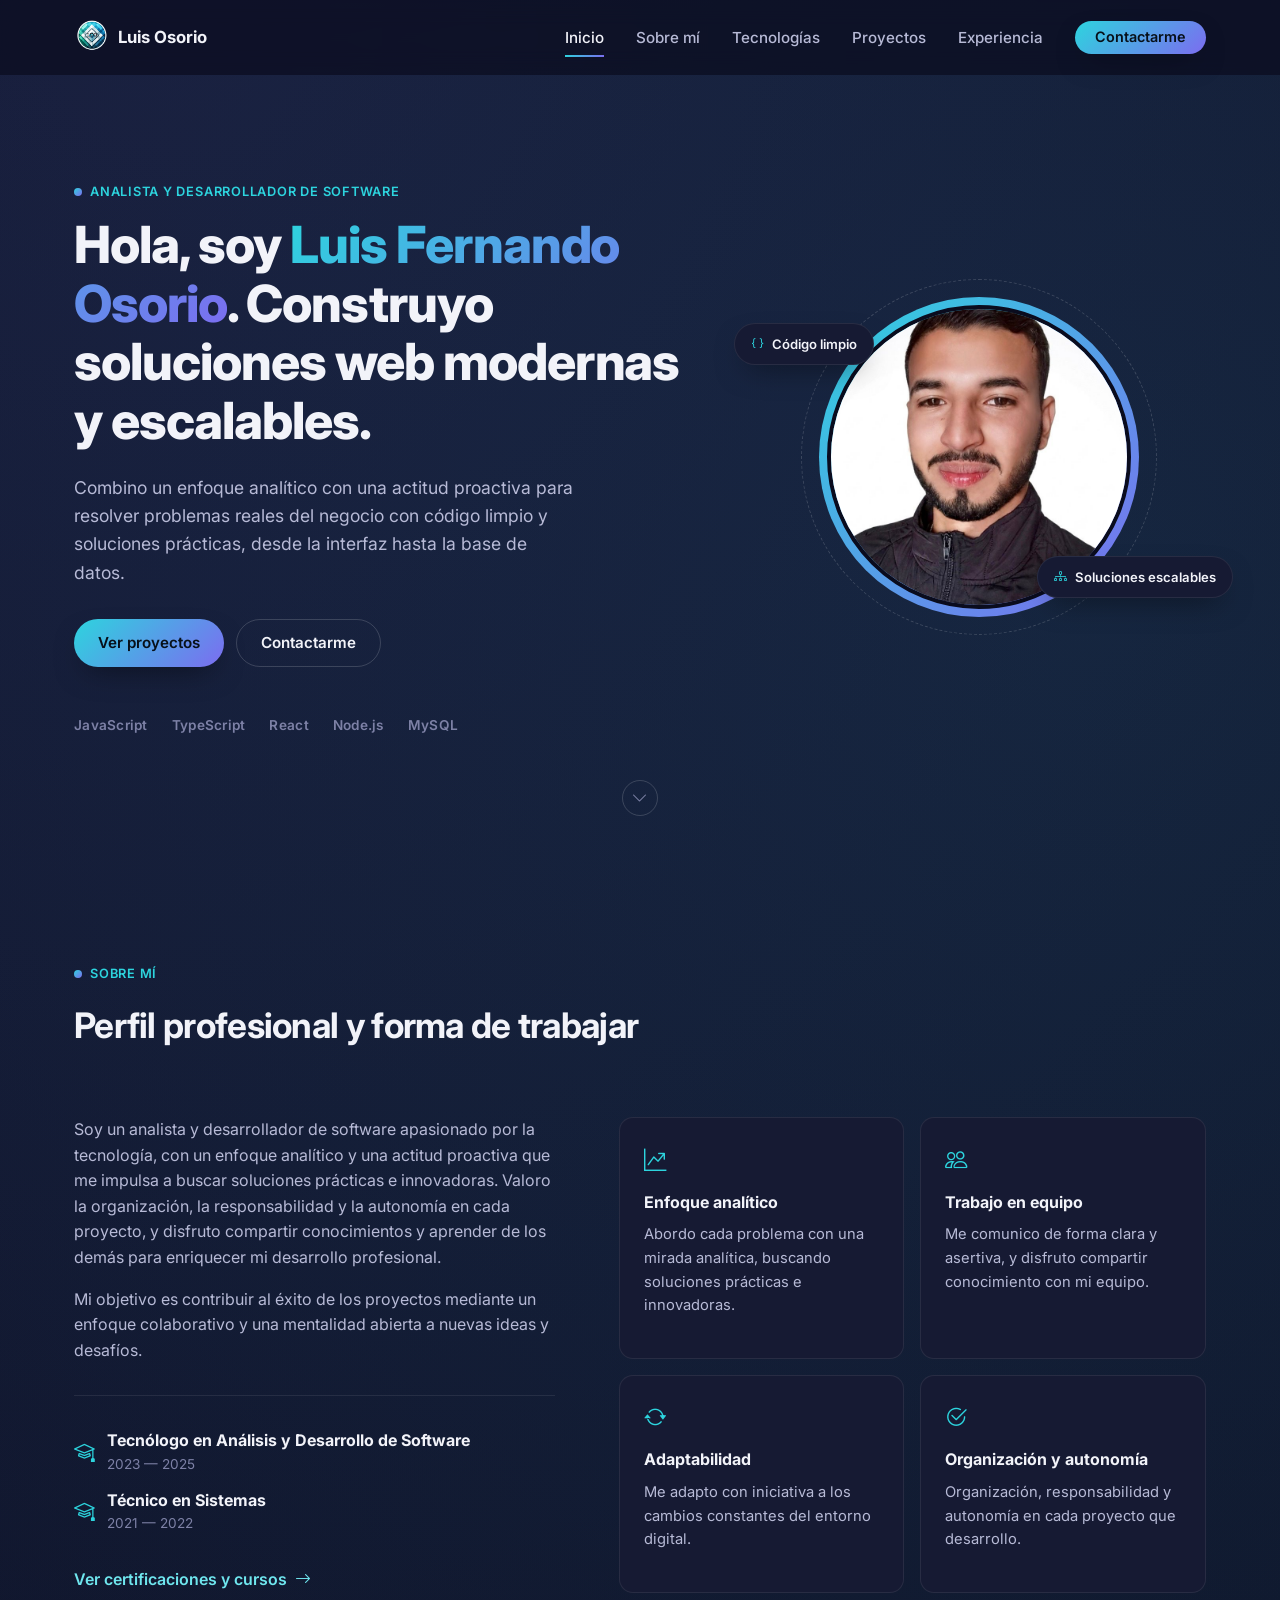
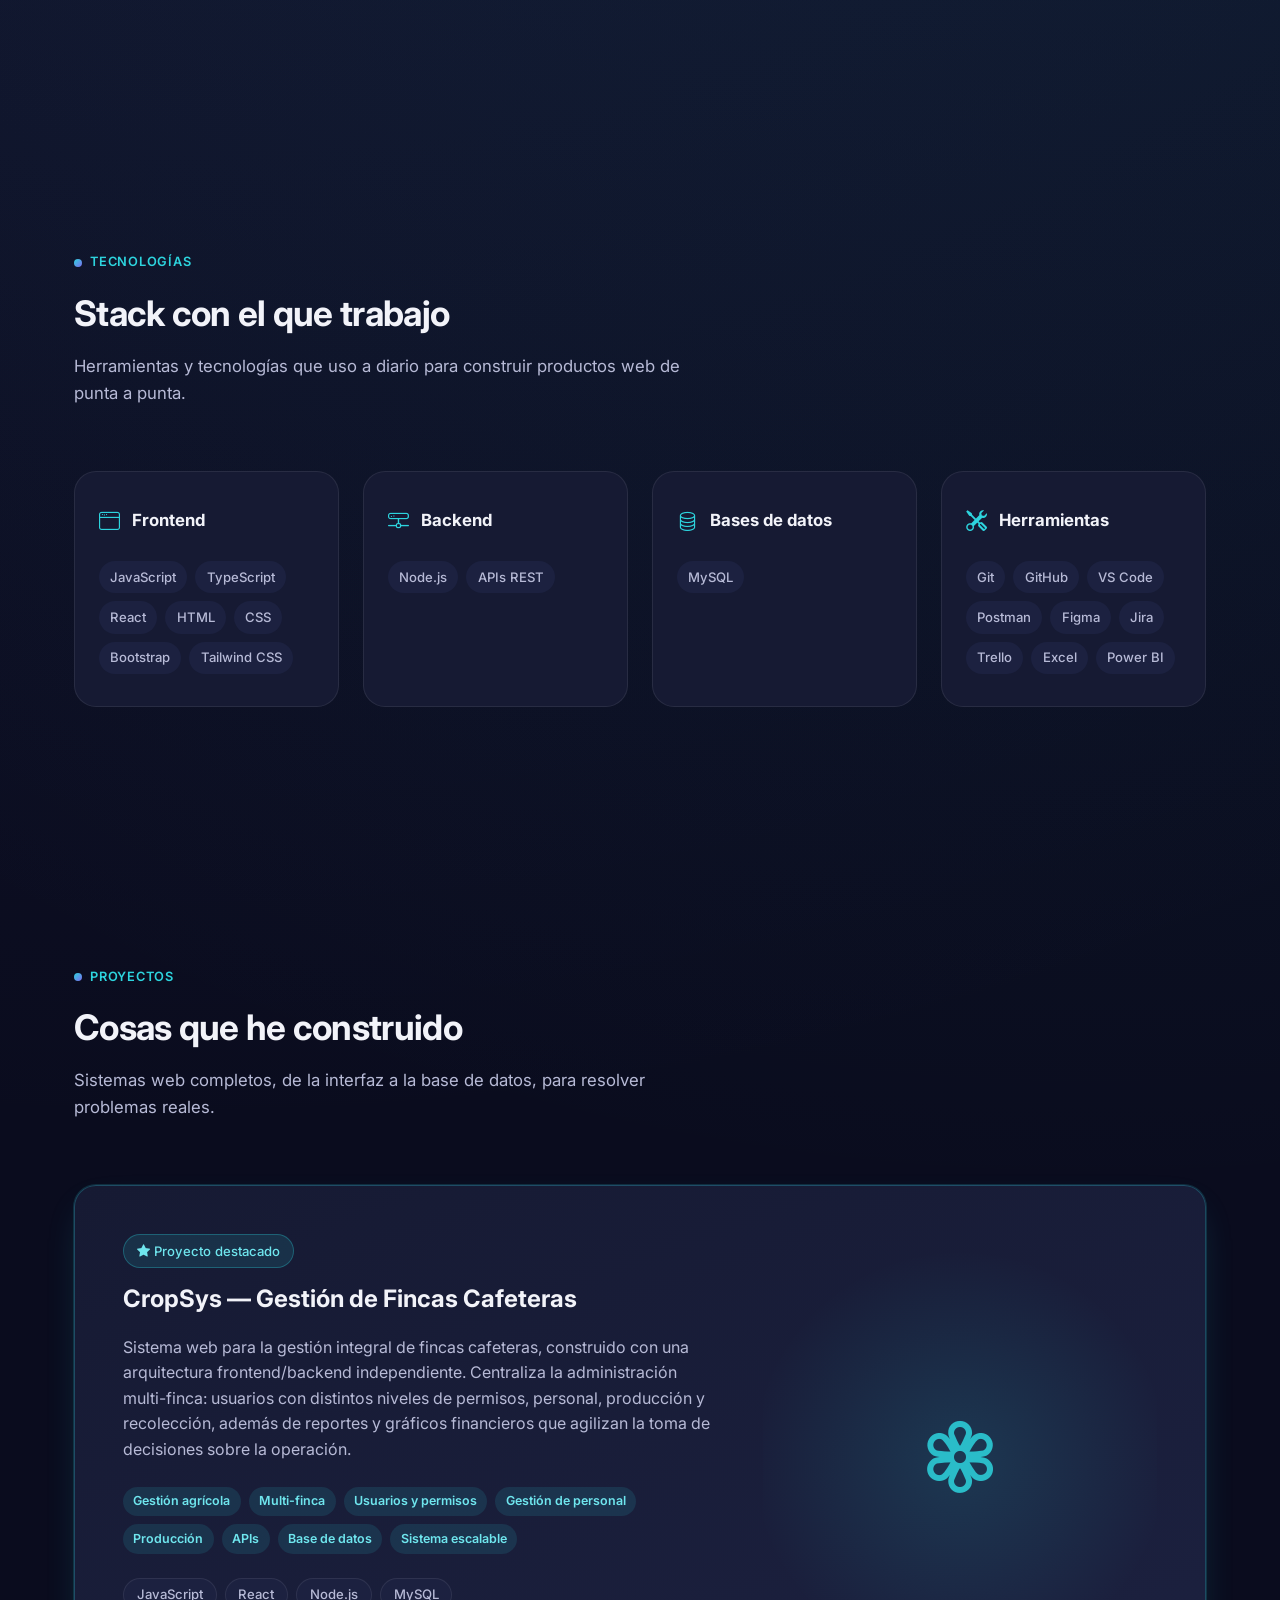
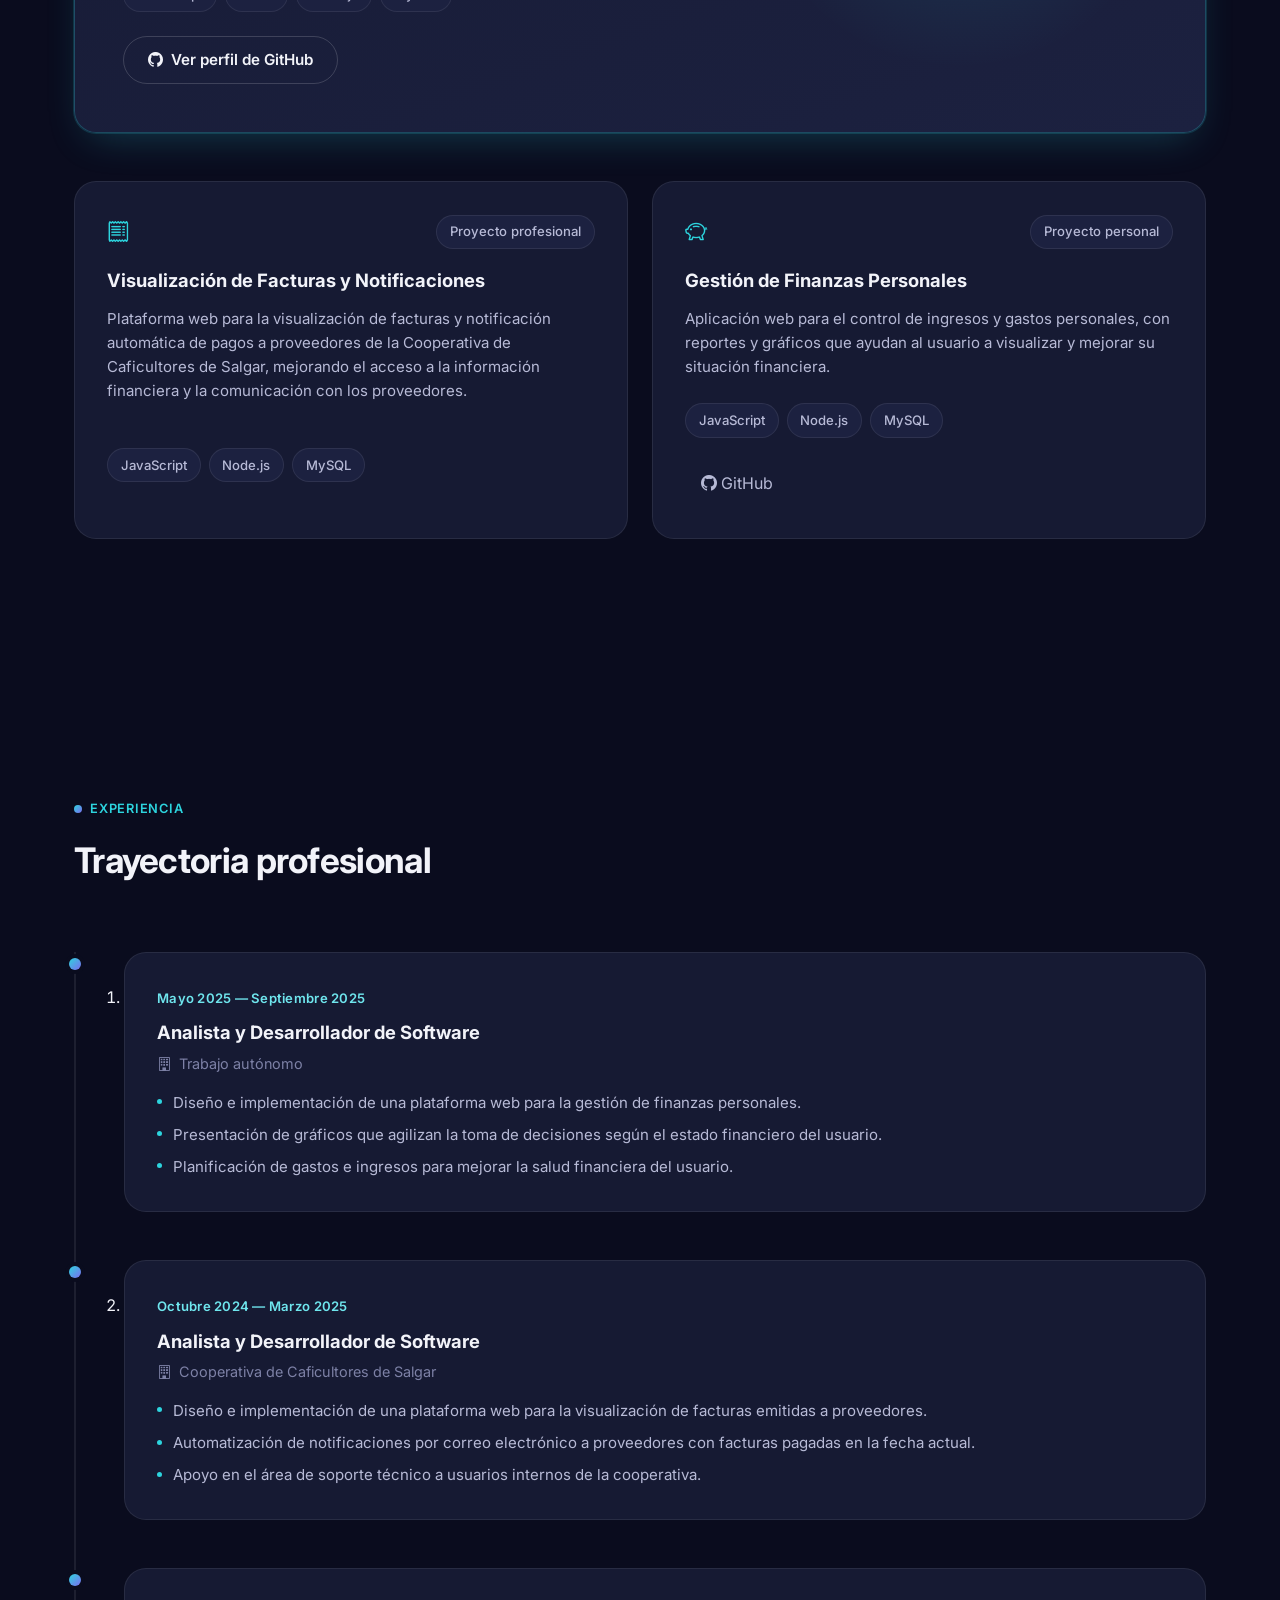
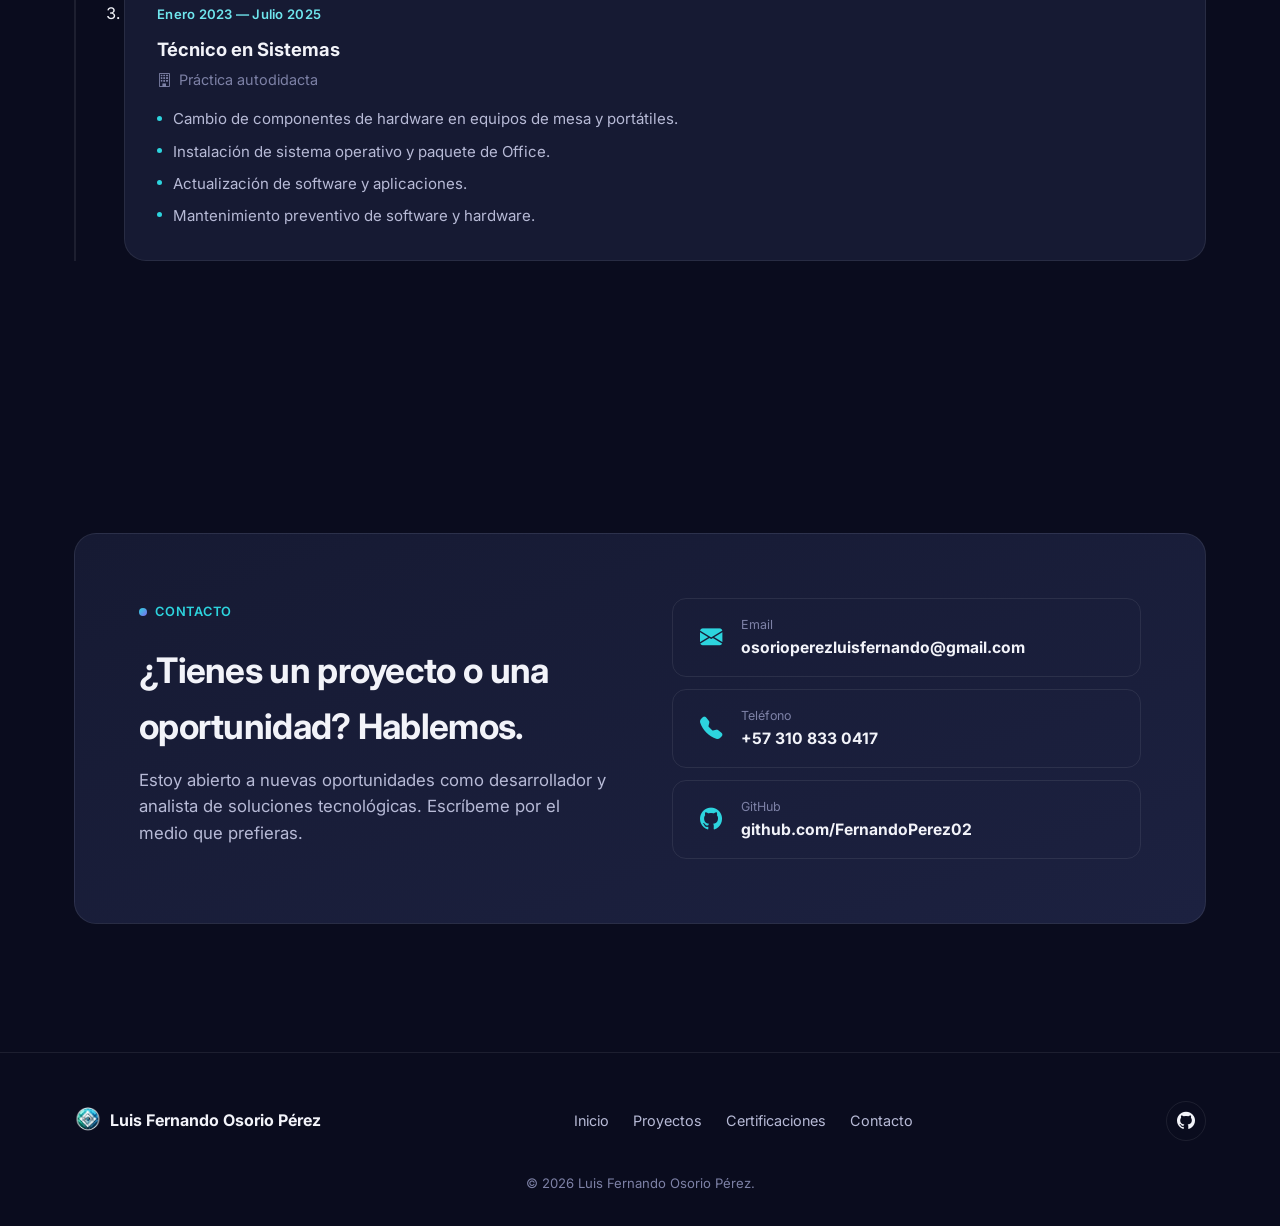
<file: index.html>
<!DOCTYPE html>
<html lang="es">
  <head>
    <meta charset="UTF-8" />
    <meta name="viewport" content="width=device-width, initial-scale=1.0" />
    <meta name="theme-color" content="#0a0c1e" />
    <title>Luis Fernando Osorio Pérez · Analista y Desarrollador de Software</title>
    <meta
      name="description"
      content="Portafolio de Luis Fernando Osorio Pérez, analista y desarrollador de software especializado en construir soluciones web modernas y escalables con JavaScript, React, Node.js y MySQL."
    />
    <meta name="author" content="Luis Fernando Osorio Pérez" />

    <meta property="og:type" content="website" />
    <meta property="og:title" content="Luis Fernando Osorio Pérez · Analista y Desarrollador de Software" />
    <meta
      property="og:description"
      content="Proyectos, experiencia y stack tecnológico de Luis Fernando Osorio Pérez, analista y desarrollador de software."
    />
    <meta property="og:image" content="./public/images/LFO.png" />
    <meta property="og:locale" content="es_CO" />

    <link rel="icon" type="image/png" href="./public/images/LFO.png" />

    <link rel="preconnect" href="https://fonts.googleapis.com" />
    <link rel="preconnect" href="https://fonts.gstatic.com" crossorigin />
    <link
      href="https://fonts.googleapis.com/css2?family=Inter:wght@400;500;600;700;800&display=swap"
      rel="stylesheet"
    />
    <link rel="stylesheet" href="https://cdn.jsdelivr.net/npm/bootstrap-icons@1.5.0/font/bootstrap-icons.css" />
    <link rel="stylesheet" href="./src/styles/tokens.css" />
    <link rel="stylesheet" href="./src/styles/index.css" />
  </head>
  <body>
    <a class="skip-link" href="#main">Saltar al contenido</a>

    <header class="navbar" id="navbar">
      <div class="container navbar-inner">
        <a href="#inicio" class="brand">
          <img src="./public/images/LFO.png" alt="" width="36" height="36" />
          <span>Luis Osorio</span>
        </a>

        <nav class="nav-links" id="nav-links" aria-label="Navegación principal">
          <ul>
            <li><a href="#inicio">Inicio</a></li>
            <li><a href="#sobre-mi">Sobre mí</a></li>
            <li><a href="#tecnologias">Tecnologías</a></li>
            <li><a href="#proyectos">Proyectos</a></li>
            <li><a href="#experiencia">Experiencia</a></li>
          </ul>
        </nav>

        <a href="#contacto" class="btn btn-primary nav-cta">Contactarme</a>

        <button
          class="nav-toggle"
          id="nav-toggle"
          type="button"
          aria-expanded="false"
          aria-controls="nav-links"
          aria-label="Abrir menú de navegación"
        >
          <span></span>
          <span></span>
          <span></span>
        </button>
      </div>
    </header>

    <main id="main">
      <!-- Hero -->
      <section id="inicio" class="hero">
        <div class="container hero-inner">
          <div class="hero-copy">
            <p class="eyebrow">Analista y Desarrollador de Software</p>
            <h1>
              Hola, soy <span class="text-gradient">Luis Fernando Osorio</span>.
              Construyo soluciones web modernas y escalables.
            </h1>
            <p class="hero-lead">
              Combino un enfoque analítico con una actitud proactiva para resolver
              problemas reales del negocio con código limpio y soluciones prácticas,
              desde la interfaz hasta la base de datos.
            </p>

            <div class="hero-actions">
              <a href="#proyectos" class="btn btn-primary">Ver proyectos</a>
              <a href="#contacto" class="btn btn-secondary">Contactarme</a>
            </div>

            <ul class="hero-stack" aria-label="Tecnologías principales">
              <li>JavaScript</li>
              <li>TypeScript</li>
              <li>React</li>
              <li>Node.js</li>
              <li>MySQL</li>
            </ul>
          </div>

          <div class="hero-visual" aria-hidden="true">
            <div class="hero-photo-ring">
              <img
                src="./public/images/img_cv.jpeg"
                alt=""
                width="320"
                height="320"
              />
            </div>
            <div class="hero-tag hero-tag-1"><i class="bi bi-braces"></i> Código limpio</div>
            <div class="hero-tag hero-tag-2"><i class="bi bi-diagram-3"></i> Soluciones escalables</div>
          </div>
        </div>

        <a href="#sobre-mi" class="scroll-cue" aria-label="Ir a la sección Sobre mí">
          <i class="bi bi-chevron-down"></i>
        </a>
      </section>

      <!-- Sobre mí -->
      <section id="sobre-mi" class="section about">
        <div class="container">
          <div class="section-head reveal">
            <p class="eyebrow">Sobre mí</p>
            <h2 class="section-title">Perfil profesional y forma de trabajar</h2>
          </div>

          <div class="about-grid">
            <div class="about-lead reveal">
              <p>
                Soy un analista y desarrollador de software apasionado por la
                tecnología, con un enfoque analítico y una actitud proactiva que
                me impulsa a buscar soluciones prácticas e innovadoras. Valoro la
                organización, la responsabilidad y la autonomía en cada proyecto,
                y disfruto compartir conocimientos y aprender de los demás para
                enriquecer mi desarrollo profesional.
              </p>
              <p>
                Mi objetivo es contribuir al éxito de los proyectos mediante un
                enfoque colaborativo y una mentalidad abierta a nuevas ideas y
                desafíos.
              </p>

              <div class="about-education">
                <div class="about-education-item">
                  <i class="bi bi-mortarboard"></i>
                  <div>
                    <strong>Tecnólogo en Análisis y Desarrollo de Software</strong>
                    <span>2023 — 2025</span>
                  </div>
                </div>
                <div class="about-education-item">
                  <i class="bi bi-mortarboard"></i>
                  <div>
                    <strong>Técnico en Sistemas</strong>
                    <span>2021 — 2022</span>
                  </div>
                </div>
              </div>

              <a href="./src/pages/certificates.html" class="link-arrow">
                Ver certificaciones y cursos <i class="bi bi-arrow-right"></i>
              </a>
            </div>

            <div class="about-highlights">
              <div class="highlight-card reveal">
                <i class="bi bi-graph-up-arrow"></i>
                <h3>Enfoque analítico</h3>
                <p>Abordo cada problema con una mirada analítica, buscando soluciones prácticas e innovadoras.</p>
              </div>
              <div class="highlight-card reveal">
                <i class="bi bi-people"></i>
                <h3>Trabajo en equipo</h3>
                <p>Me comunico de forma clara y asertiva, y disfruto compartir conocimiento con mi equipo.</p>
              </div>
              <div class="highlight-card reveal">
                <i class="bi bi-arrow-repeat"></i>
                <h3>Adaptabilidad</h3>
                <p>Me adapto con iniciativa a los cambios constantes del entorno digital.</p>
              </div>
              <div class="highlight-card reveal">
                <i class="bi bi-check2-circle"></i>
                <h3>Organización y autonomía</h3>
                <p>Organización, responsabilidad y autonomía en cada proyecto que desarrollo.</p>
              </div>
            </div>
          </div>
        </div>
      </section>

      <!-- Tecnologías -->
      <section id="tecnologias" class="section stack-section">
        <div class="container">
          <div class="section-head reveal">
            <p class="eyebrow">Tecnologías</p>
            <h2 class="section-title">Stack con el que trabajo</h2>
            <p class="section-subtitle">
              Herramientas y tecnologías que uso a diario para construir productos web de punta a punta.
            </p>
          </div>

          <div class="stack-grid">
            <div class="stack-card reveal">
              <div class="stack-card-head">
                <i class="bi bi-window"></i>
                <h3>Frontend</h3>
              </div>
              <ul class="stack-pills">
                <li>JavaScript</li>
                <li>TypeScript</li>
                <li>React</li>
                <li>HTML</li>
                <li>CSS</li>
                <li>Bootstrap</li>
                <li>Tailwind CSS</li>
              </ul>
            </div>

            <div class="stack-card reveal">
              <div class="stack-card-head">
                <i class="bi bi-hdd-network"></i>
                <h3>Backend</h3>
              </div>
              <ul class="stack-pills">
                <li>Node.js</li>
                <li>APIs REST</li>
              </ul>
            </div>

            <div class="stack-card reveal">
              <div class="stack-card-head">
                <i class="bi bi-database"></i>
                <h3>Bases de datos</h3>
              </div>
              <ul class="stack-pills">
                <li>MySQL</li>
              </ul>
            </div>

            <div class="stack-card reveal">
              <div class="stack-card-head">
                <i class="bi bi-tools"></i>
                <h3>Herramientas</h3>
              </div>
              <ul class="stack-pills">
                <li>Git</li>
                <li>GitHub</li>
                <li>VS Code</li>
                <li>Postman</li>
                <li>Figma</li>
                <li>Jira</li>
                <li>Trello</li>
                <li>Excel</li>
                <li>Power BI</li>
              </ul>
            </div>
          </div>
        </div>
      </section>

      <!-- Proyectos -->
      <section id="proyectos" class="section projects">
        <div class="container">
          <div class="section-head reveal">
            <p class="eyebrow">Proyectos</p>
            <h2 class="section-title">Cosas que he construido</h2>
            <p class="section-subtitle">
              Sistemas web completos, de la interfaz a la base de datos, para resolver problemas reales.
            </p>
          </div>

          <div class="project-featured reveal">
            <div class="project-featured-copy">
              <span class="badge badge-accent"><i class="bi bi-star-fill"></i> Proyecto destacado</span>
              <h3>CropSys — Gestión de Fincas Cafeteras</h3>
              <p>
                Sistema web para la gestión integral de fincas cafeteras, construido con una
                arquitectura frontend/backend independiente. Centraliza la administración
                multi-finca: usuarios con distintos niveles de permisos, personal, producción
                y recolección, además de reportes y gráficos financieros que agilizan la toma
                de decisiones sobre la operación.
              </p>
              <ul class="project-tags">
                <li>Gestión agrícola</li>
                <li>Multi-finca</li>
                <li>Usuarios y permisos</li>
                <li>Gestión de personal</li>
                <li>Producción</li>
                <li>APIs</li>
                <li>Base de datos</li>
                <li>Sistema escalable</li>
              </ul>
              <div class="project-stack">
                <span class="badge">JavaScript</span>
                <span class="badge">React</span>
                <span class="badge">Node.js</span>
                <span class="badge">MySQL</span>
              </div>
              <div class="project-actions">
                <a href="https://github.com/FernandoPerez02" target="_blank" rel="noopener noreferrer" class="btn btn-secondary">
                  <i class="bi bi-github"></i> Ver perfil de GitHub
                </a>
              </div>
            </div>
            <div class="project-featured-visual" aria-hidden="true">
              <i class="bi bi-flower3"></i>
            </div>
          </div>

          <div class="project-grid">
            <article class="project-card card reveal">
              <div class="project-card-head">
                <i class="bi bi-receipt"></i>
                <span class="badge">Proyecto profesional</span>
              </div>
              <h3>Visualización de Facturas y Notificaciones</h3>
              <p>
                Plataforma web para la visualización de facturas y notificación automática de
                pagos a proveedores de la Cooperativa de Caficultores de Salgar, mejorando el
                acceso a la información financiera y la comunicación con los proveedores.
              </p>
              <div class="project-stack">
                <span class="badge">JavaScript</span>
                <span class="badge">Node.js</span>
                <span class="badge">MySQL</span>
              </div>
            </article>

            <article class="project-card card reveal">
              <div class="project-card-head">
                <i class="bi bi-piggy-bank"></i>
                <span class="badge">Proyecto personal</span>
              </div>
              <h3>Gestión de Finanzas Personales</h3>
              <p>
                Aplicación web para el control de ingresos y gastos personales, con reportes y
                gráficos que ayudan al usuario a visualizar y mejorar su situación financiera.
              </p>
              <div class="project-stack">
                <span class="badge">JavaScript</span>
                <span class="badge">Node.js</span>
                <span class="badge">MySQL</span>
              </div>
              <div class="project-actions">
                <a href="https://github.com/FernandoPerez02" target="_blank" rel="noopener noreferrer" class="btn-ghost">
                  <i class="bi bi-github"></i> GitHub
                </a>
              </div>
            </article>
          </div>
        </div>
      </section>

      <!-- Experiencia -->
      <section id="experiencia" class="section experience">
        <div class="container">
          <div class="section-head reveal">
            <p class="eyebrow">Experiencia</p>
            <h2 class="section-title">Trayectoria profesional</h2>
          </div>

          <ol class="timeline">
            <li class="timeline-item reveal">
              <div class="timeline-marker" aria-hidden="true"></div>
              <div class="timeline-content card">
                <span class="timeline-period">Mayo 2025 — Septiembre 2025</span>
                <h3>Analista y Desarrollador de Software</h3>
                <p class="timeline-org"><i class="bi bi-building"></i> Trabajo autónomo</p>
                <ul>
                  <li>Diseño e implementación de una plataforma web para la gestión de finanzas personales.</li>
                  <li>Presentación de gráficos que agilizan la toma de decisiones según el estado financiero del usuario.</li>
                  <li>Planificación de gastos e ingresos para mejorar la salud financiera del usuario.</li>
                </ul>
              </div>
            </li>

            <li class="timeline-item reveal">
              <div class="timeline-marker" aria-hidden="true"></div>
              <div class="timeline-content card">
                <span class="timeline-period">Octubre 2024 — Marzo 2025</span>
                <h3>Analista y Desarrollador de Software</h3>
                <p class="timeline-org"><i class="bi bi-building"></i> Cooperativa de Caficultores de Salgar</p>
                <ul>
                  <li>Diseño e implementación de una plataforma web para la visualización de facturas emitidas a proveedores.</li>
                  <li>Automatización de notificaciones por correo electrónico a proveedores con facturas pagadas en la fecha actual.</li>
                  <li>Apoyo en el área de soporte técnico a usuarios internos de la cooperativa.</li>
                </ul>
              </div>
            </li>

            <li class="timeline-item reveal">
              <div class="timeline-marker" aria-hidden="true"></div>
              <div class="timeline-content card">
                <span class="timeline-period">Enero 2023 — Julio 2025</span>
                <h3>Técnico en Sistemas</h3>
                <p class="timeline-org"><i class="bi bi-building"></i> Práctica autodidacta</p>
                <ul>
                  <li>Cambio de componentes de hardware en equipos de mesa y portátiles.</li>
                  <li>Instalación de sistema operativo y paquete de Office.</li>
                  <li>Actualización de software y aplicaciones.</li>
                  <li>Mantenimiento preventivo de software y hardware.</li>
                </ul>
              </div>
            </li>
          </ol>
        </div>
      </section>

      <!-- Contacto -->
      <section id="contacto" class="section contact">
        <div class="container">
          <div class="contact-card reveal">
            <div class="contact-copy">
              <p class="eyebrow">Contacto</p>
              <h2 class="section-title">¿Tienes un proyecto o una oportunidad? Hablemos.</h2>
              <p class="section-subtitle">
                Estoy abierto a nuevas oportunidades como desarrollador y analista de
                soluciones tecnológicas. Escríbeme por el medio que prefieras.
              </p>
            </div>

            <ul class="contact-list">
              <li>
                <a href="mailto:osorioperezluisfernando@gmail.com" class="contact-item">
                  <i class="bi bi-envelope-fill"></i>
                  <div>
                    <span>Email</span>
                    <strong>osorioperezluisfernando@gmail.com</strong>
                  </div>
                </a>
              </li>
              <li>
                <a href="tel:+573108330417" class="contact-item">
                  <i class="bi bi-telephone-fill"></i>
                  <div>
                    <span>Teléfono</span>
                    <strong>+57 310 833 0417</strong>
                  </div>
                </a>
              </li>
              <li>
                <a
                  href="https://github.com/FernandoPerez02"
                  target="_blank"
                  rel="noopener noreferrer"
                  class="contact-item"
                >
                  <i class="bi bi-github"></i>
                  <div>
                    <span>GitHub</span>
                    <strong>github.com/FernandoPerez02</strong>
                  </div>
                </a>
              </li>
            </ul>
          </div>
        </div>
      </section>
    </main>

    <footer class="site-footer">
      <div class="container footer-inner">
        <div class="footer-brand">
          <img src="./public/images/LFO.png" alt="" width="28" height="28" />
          <span>Luis Fernando Osorio Pérez</span>
        </div>

        <nav aria-label="Enlaces del pie de página">
          <ul class="footer-links">
            <li><a href="#inicio">Inicio</a></li>
            <li><a href="#proyectos">Proyectos</a></li>
            <li><a href="./src/pages/certificates.html">Certificaciones</a></li>
            <li><a href="#contacto">Contacto</a></li>
          </ul>
        </nav>

        <a
          href="https://github.com/FernandoPerez02"
          target="_blank"
          rel="noopener noreferrer"
          class="footer-social"
          aria-label="Perfil de GitHub"
        >
          <i class="bi bi-github"></i>
        </a>
      </div>
      <p class="footer-copy">© <span id="year">2026</span> Luis Fernando Osorio Pérez.</p>
    </footer>

    <script src="./src/scripts/main.js" defer></script>
  </body>
</html>
</file>
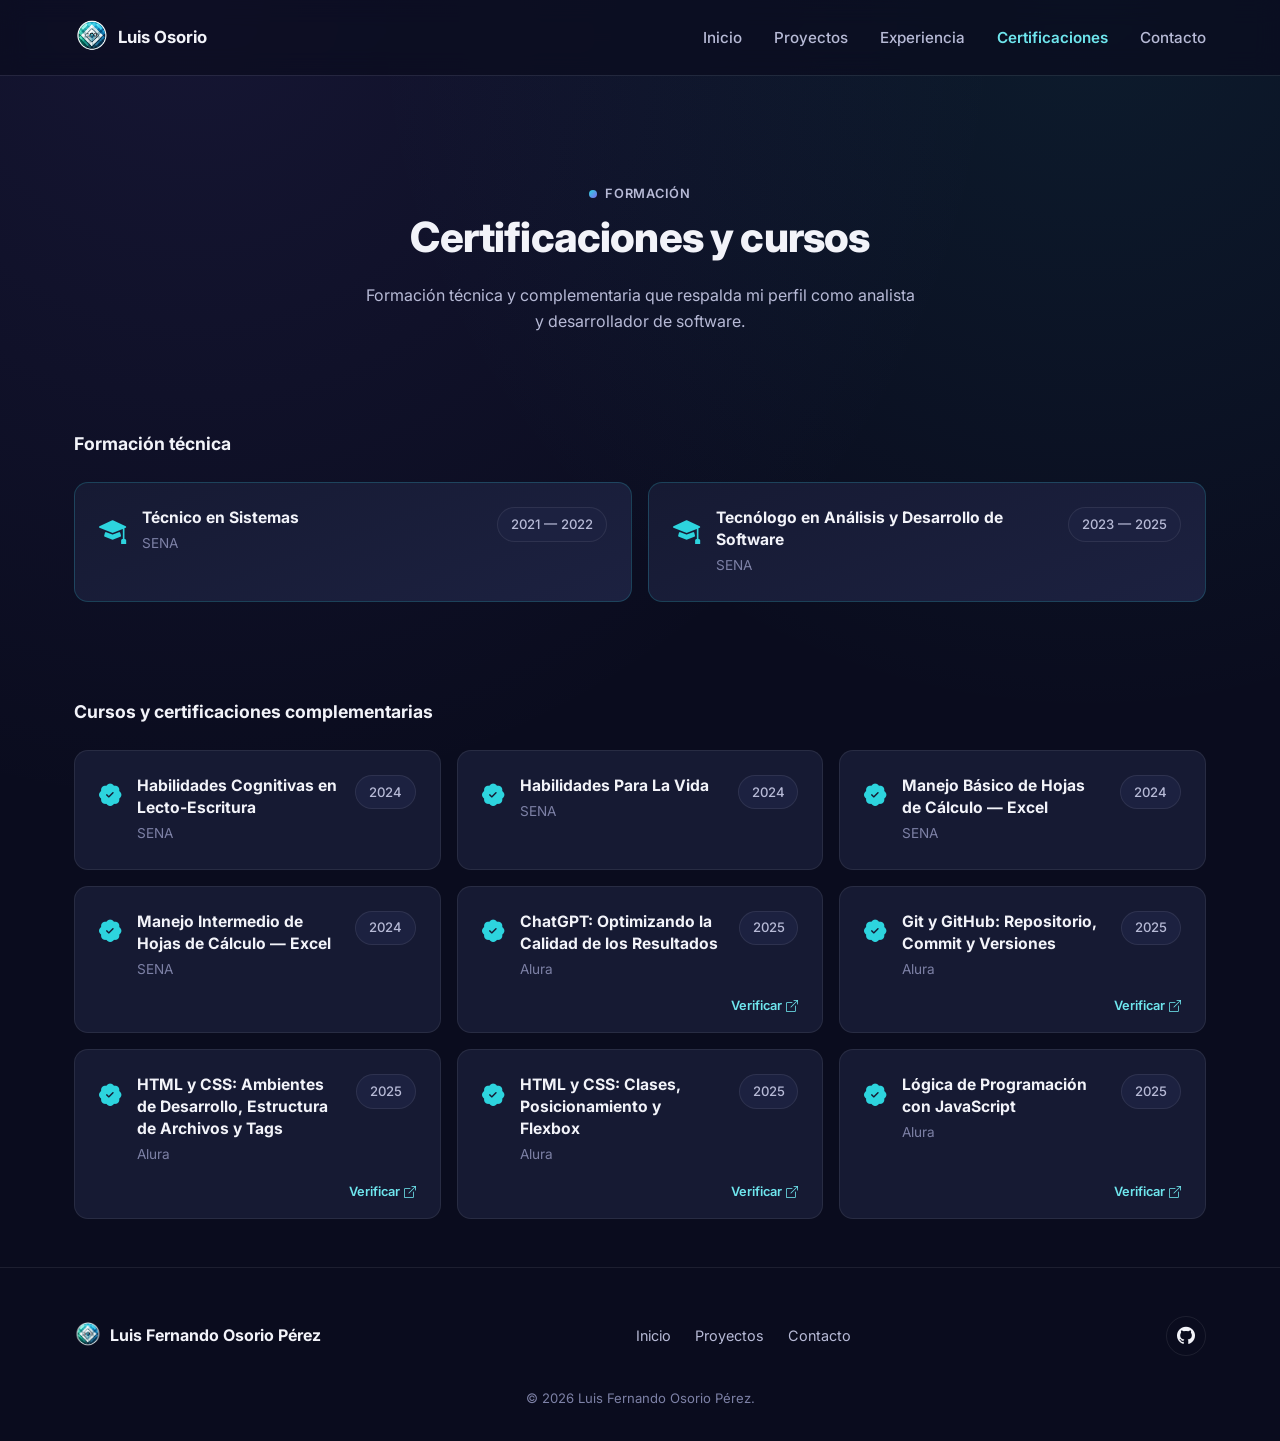
<file: src/pages/certificates.html>
<!DOCTYPE html>
<html lang="es">
  <head>
    <meta charset="UTF-8" />
    <meta name="viewport" content="width=device-width, initial-scale=1.0" />
    <meta name="theme-color" content="#0a0c1e" />
    <title>Certificaciones · Luis Fernando Osorio Pérez</title>
    <meta
      name="description"
      content="Certificaciones y cursos de Luis Fernando Osorio Pérez: Técnico en Sistemas, Tecnólogo en Análisis y Desarrollo de Software y cursos complementarios."
    />

    <link rel="icon" type="image/png" href="../../public/images/LFO.png" />

    <link rel="preconnect" href="https://fonts.googleapis.com" />
    <link rel="preconnect" href="https://fonts.gstatic.com" crossorigin />
    <link
      href="https://fonts.googleapis.com/css2?family=Inter:wght@400;500;600;700;800&display=swap"
      rel="stylesheet"
    />
    <link rel="stylesheet" href="https://cdn.jsdelivr.net/npm/bootstrap-icons@1.5.0/font/bootstrap-icons.css" />
    <link rel="stylesheet" href="../styles/tokens.css" />
    <link rel="stylesheet" href="../styles/global-content.css" />
  </head>
  <body>
    <a class="skip-link" href="#main">Saltar al contenido</a>

    <header class="navbar" id="navbar">
      <div class="container navbar-inner">
        <a href="../../index.html#inicio" class="brand">
          <img src="../../public/images/LFO.png" alt="" width="36" height="36" />
          <span>Luis Osorio</span>
        </a>

        <nav class="nav-links" id="nav-links" aria-label="Navegación principal">
          <ul>
            <li><a href="../../index.html#inicio">Inicio</a></li>
            <li><a href="../../index.html#proyectos">Proyectos</a></li>
            <li><a href="../../index.html#experiencia">Experiencia</a></li>
            <li><span class="is-current" aria-current="page">Certificaciones</span></li>
            <li><a href="../../index.html#contacto">Contacto</a></li>
          </ul>
        </nav>

        <button
          class="nav-toggle"
          id="nav-toggle"
          type="button"
          aria-expanded="false"
          aria-controls="nav-links"
          aria-label="Abrir menú de navegación"
        >
          <span></span>
          <span></span>
          <span></span>
        </button>
      </div>
    </header>

    <main id="main">
      <section class="page-hero">
        <div class="container">
          <p class="eyebrow" style="justify-content: center; display: flex;">Formación</p>
          <h1>Certificaciones y cursos</h1>
          <p>
            Formación técnica y complementaria que respalda mi perfil como analista y
            desarrollador de software.
          </p>
        </div>
      </section>

      <section class="container">
        <div class="credential-group">
          <h2 class="credential-group-title">Formación técnica</h2>
          <div class="credential-grid credential-grid-featured">
            <div class="credential-card credential-featured">
              <i class="bi bi-mortarboard-fill"></i>
              <div>
                <h3>Técnico en Sistemas</h3>
                <p class="credential-org">SENA</p>
              </div>
              <span class="badge">2021 — 2022</span>
            </div>

            <div class="credential-card credential-featured">
              <i class="bi bi-mortarboard-fill"></i>
              <div>
                <h3>Tecnólogo en Análisis y Desarrollo de Software</h3>
                <p class="credential-org">SENA</p>
              </div>
              <span class="badge">2023 — 2025</span>
            </div>
          </div>
        </div>

        <div class="credential-group">
          <h2 class="credential-group-title">Cursos y certificaciones complementarias</h2>
          <div class="credential-grid">
            <div class="credential-card">
              <i class="bi bi-patch-check-fill"></i>
              <div>
                <h3>Habilidades Cognitivas en Lecto-Escritura</h3>
                <p class="credential-org">SENA</p>
              </div>
              <span class="badge">2024</span>
            </div>

            <div class="credential-card">
              <i class="bi bi-patch-check-fill"></i>
              <div>
                <h3>Habilidades Para La Vida</h3>
                <p class="credential-org">SENA</p>
              </div>
              <span class="badge">2024</span>
            </div>

            <div class="credential-card">
              <i class="bi bi-patch-check-fill"></i>
              <div>
                <h3>Manejo Básico de Hojas de Cálculo — Excel</h3>
                <p class="credential-org">SENA</p>
              </div>
              <span class="badge">2024</span>
            </div>

            <div class="credential-card">
              <i class="bi bi-patch-check-fill"></i>
              <div>
                <h3>Manejo Intermedio de Hojas de Cálculo — Excel</h3>
                <p class="credential-org">SENA</p>
              </div>
              <span class="badge">2024</span>
            </div>

            <div class="credential-card">
              <i class="bi bi-patch-check-fill"></i>
              <div>
                <h3>ChatGPT: Optimizando la Calidad de los Resultados</h3>
                <p class="credential-org">Alura</p>
              </div>
              <span class="badge">2025</span>
              <a
                href="https://app.aluracursos.com/user/osorioperezluisfernando/course/chatgpt-optimizando-calidad-resultados/certificate"
                target="_blank"
                rel="noopener noreferrer"
                class="credential-verify"
              >
                Verificar <i class="bi bi-box-arrow-up-right"></i>
              </a>
            </div>

            <div class="credential-card">
              <i class="bi bi-patch-check-fill"></i>
              <div>
                <h3>Git y GitHub: Repositorio, Commit y Versiones</h3>
                <p class="credential-org">Alura</p>
              </div>
              <span class="badge">2025</span>
              <a
                href="https://app.aluracursos.com/user/osorioperezluisfernando/course/git-github-repositorio-commit-versiones/certificate"
                target="_blank"
                rel="noopener noreferrer"
                class="credential-verify"
              >
                Verificar <i class="bi bi-box-arrow-up-right"></i>
              </a>
            </div>

            <div class="credential-card">
              <i class="bi bi-patch-check-fill"></i>
              <div>
                <h3>HTML y CSS: Ambientes de Desarrollo, Estructura de Archivos y Tags</h3>
                <p class="credential-org">Alura</p>
              </div>
              <span class="badge">2025</span>
              <a
                href="https://app.aluracursos.com/certificate/osorioperezluisfernando/html-css-desarrollo-estructura-archivos-tags"
                target="_blank"
                rel="noopener noreferrer"
                class="credential-verify"
              >
                Verificar <i class="bi bi-box-arrow-up-right"></i>
              </a>
            </div>

            <div class="credential-card">
              <i class="bi bi-patch-check-fill"></i>
              <div>
                <h3>HTML y CSS: Clases, Posicionamiento y Flexbox</h3>
                <p class="credential-org">Alura</p>
              </div>
              <span class="badge">2025</span>
              <a
                href="https://app.aluracursos.com/certificate/osorioperezluisfernando/html-css-clases-posicionamiento-flexbox"
                target="_blank"
                rel="noopener noreferrer"
                class="credential-verify"
              >
                Verificar <i class="bi bi-box-arrow-up-right"></i>
              </a>
            </div>

            <div class="credential-card">
              <i class="bi bi-patch-check-fill"></i>
              <div>
                <h3>Lógica de Programación con JavaScript</h3>
                <p class="credential-org">Alura</p>
              </div>
              <span class="badge">2025</span>
              <a
                href="https://app.aluracursos.com/user/osorioperezluisfernando/degree-programacion-primeros-pasos-15697/certificate"
                target="_blank"
                rel="noopener noreferrer"
                class="credential-verify"
              >
                Verificar <i class="bi bi-box-arrow-up-right"></i>
              </a>
            </div>
          </div>
        </div>
      </section>
    </main>

    <footer class="site-footer">
      <div class="container footer-inner">
        <div class="footer-brand">
          <img src="../../public/images/LFO.png" alt="" width="28" height="28" />
          <span>Luis Fernando Osorio Pérez</span>
        </div>

        <nav aria-label="Enlaces del pie de página">
          <ul class="footer-links">
            <li><a href="../../index.html#inicio">Inicio</a></li>
            <li><a href="../../index.html#proyectos">Proyectos</a></li>
            <li><a href="../../index.html#contacto">Contacto</a></li>
          </ul>
        </nav>

        <a
          href="https://github.com/FernandoPerez02"
          target="_blank"
          rel="noopener noreferrer"
          class="footer-social"
          aria-label="Perfil de GitHub"
        >
          <i class="bi bi-github"></i>
        </a>
      </div>
      <p class="footer-copy">© <span id="year">2026</span> Luis Fernando Osorio Pérez.</p>
    </footer>

    <script src="../scripts/main.js" defer></script>
  </body>
</html>
</file>
<file: src/styles/tokens.css>
/* ==========================================================================
   Design tokens + base reset
   Shared by every page (home + certificates).
   ========================================================================== */

:root {
  --font-sans: "Inter", -apple-system, BlinkMacSystemFont, "Segoe UI", Roboto,
    Helvetica, Arial, sans-serif;

  /* Surfaces */
  --color-bg: #0a0c1e;
  --color-bg-soft: #0f1228;
  --color-surface: #161a33;
  --color-surface-2: #1c2140;
  --color-border: rgba(255, 255, 255, 0.08);
  --color-border-strong: rgba(255, 255, 255, 0.16);

  /* Text */
  --color-text: #f2f3f9;
  --color-text-secondary: #b7bad6;
  --color-text-muted: #7d81a6;

  /* Brand */
  --color-accent: #2dd4de;
  --color-accent-strong: #6fe6ee;
  --color-accent-2: #7c6cf0;
  --color-accent-contrast: #06222a;
  --color-accent-soft: rgba(45, 212, 222, 0.12);
  --gradient-brand: linear-gradient(135deg, #2dd4de 0%, #7c6cf0 100%);

  /* Radii */
  --radius-sm: 8px;
  --radius-md: 14px;
  --radius-lg: 22px;
  --radius-full: 999px;

  /* Shadows */
  --shadow-sm: 0 1px 2px rgba(0, 0, 0, 0.35);
  --shadow-md: 0 12px 30px -12px rgba(0, 0, 0, 0.55);
  --shadow-glow: 0 0 0 1px rgba(45, 212, 222, 0.16),
    0 16px 40px -16px rgba(45, 212, 222, 0.28);

  /* Layout */
  --container: 1180px;
  --nav-height: 76px;

  /* Motion */
  --ease: cubic-bezier(0.4, 0, 0.2, 1);
  --transition: 0.25s var(--ease);

  /* Spacing scale */
  --space-1: 0.25rem;
  --space-2: 0.5rem;
  --space-3: 0.75rem;
  --space-4: 1rem;
  --space-5: 1.5rem;
  --space-6: 2rem;
  --space-8: 3rem;
  --space-10: 4rem;
  --space-12: 6rem;
  --space-16: 8rem;
}

*,
*::before,
*::after {
  box-sizing: border-box;
}

html {
  scroll-behavior: smooth;
}

body {
  margin: 0;
  background: var(--color-bg);
  color: var(--color-text);
  font-family: var(--font-sans);
  font-size: 16px;
  line-height: 1.6;
  -webkit-font-smoothing: antialiased;
  text-rendering: optimizeLegibility;
}

img {
  max-width: 100%;
  display: block;
}

a {
  color: inherit;
  text-decoration: none;
}

ul {
  margin: 0;
  padding: 0;
  list-style: none;
}

h1,
h2,
h3,
h4,
p {
  margin: 0;
}

button {
  font: inherit;
  color: inherit;
  background: none;
  border: none;
  cursor: pointer;
}

::selection {
  background: var(--color-accent-soft);
  color: var(--color-accent-strong);
}

:focus-visible {
  outline: 2px solid var(--color-accent);
  outline-offset: 3px;
  border-radius: var(--radius-sm);
}

/* ---- Layout utilities ---- */

.container {
  width: 100%;
  max-width: var(--container);
  margin-inline: auto;
  padding-inline: var(--space-5);
}

.section {
  padding-block: var(--space-16);
}

.section-head {
  max-width: 640px;
  margin-bottom: var(--space-10);
}

.eyebrow {
  display: inline-flex;
  align-items: center;
  gap: var(--space-2);
  font-size: 0.8rem;
  font-weight: 600;
  letter-spacing: 0.06em;
  text-transform: uppercase;
  color: var(--color-accent);
  margin-bottom: var(--space-3);
}

.eyebrow::before {
  content: "";
  width: 8px;
  height: 8px;
  border-radius: 50%;
  background: var(--gradient-brand);
}

.section-title {
  font-size: clamp(1.6rem, 1.2rem + 1.6vw, 2.2rem);
  font-weight: 700;
  letter-spacing: -0.02em;
  color: var(--color-text);
}

.section-subtitle {
  margin-top: var(--space-3);
  color: var(--color-text-secondary);
  font-size: 1.05rem;
}

.visually-hidden {
  position: absolute;
  width: 1px;
  height: 1px;
  padding: 0;
  margin: -1px;
  overflow: hidden;
  clip: rect(0, 0, 0, 0);
  white-space: nowrap;
  border: 0;
}

.skip-link {
  position: absolute;
  top: -48px;
  left: var(--space-4);
  z-index: 2000;
  background: var(--color-accent);
  color: var(--color-accent-contrast);
  font-weight: 600;
  padding: var(--space-2) var(--space-4);
  border-radius: var(--radius-sm);
  transition: top var(--transition);
}

.skip-link:focus {
  top: var(--space-4);
}

/* ---- Buttons ---- */

.btn {
  display: inline-flex;
  align-items: center;
  justify-content: center;
  gap: var(--space-2);
  padding: 0.85rem 1.5rem;
  border-radius: var(--radius-full);
  font-weight: 600;
  font-size: 0.95rem;
  line-height: 1;
  min-height: 48px;
  transition: transform var(--transition), box-shadow var(--transition),
    background var(--transition), border-color var(--transition),
    color var(--transition);
  white-space: nowrap;
}

.btn-primary {
  background: var(--gradient-brand);
  color: #071019;
  box-shadow: var(--shadow-md);
}

.btn-primary:hover {
  transform: translateY(-2px);
  box-shadow: var(--shadow-glow);
}

.btn-secondary {
  background: transparent;
  color: var(--color-text);
  border: 1px solid var(--color-border-strong);
}

.btn-secondary:hover {
  border-color: var(--color-accent);
  color: var(--color-accent-strong);
  transform: translateY(-2px);
}

.btn-ghost {
  background: transparent;
  color: var(--color-text-secondary);
  padding: 0.6rem 1rem;
}

.btn-ghost:hover {
  color: var(--color-accent-strong);
}

/* ---- Badges / pills / cards ---- */

.badge {
  display: inline-flex;
  align-items: center;
  gap: var(--space-1);
  padding: 0.35rem 0.8rem;
  border-radius: var(--radius-full);
  background: var(--color-surface-2);
  border: 1px solid var(--color-border);
  color: var(--color-text-secondary);
  font-size: 0.82rem;
  font-weight: 500;
}

.badge-accent {
  background: var(--color-accent-soft);
  border-color: rgba(45, 212, 222, 0.3);
  color: var(--color-accent-strong);
}

.card {
  background: var(--color-surface);
  border: 1px solid var(--color-border);
  border-radius: var(--radius-lg);
  transition: transform var(--transition), box-shadow var(--transition),
    border-color var(--transition);
}

.card:hover {
  transform: translateY(-4px);
  border-color: var(--color-border-strong);
  box-shadow: var(--shadow-md);
}

/* ---- Scroll-reveal (progressive enhancement, JS adds .is-visible) ---- */

.reveal {
  opacity: 0;
  transform: translateY(18px);
  transition: opacity 0.6s var(--ease), transform 0.6s var(--ease);
}

.reveal.is-visible {
  opacity: 1;
  transform: none;
}

@media (prefers-reduced-motion: reduce) {
  html {
    scroll-behavior: auto;
  }

  *,
  *::before,
  *::after {
    animation-duration: 0.001ms !important;
    animation-iteration-count: 1 !important;
    transition-duration: 0.001ms !important;
  }

  .reveal {
    opacity: 1;
    transform: none;
  }
}
</file>
<file: src/styles/index.css>
/* ==========================================================================
   Home page — component styles
   Design tokens live in tokens.css
   ========================================================================== */

body {
  background: radial-gradient(circle at 15% 0%, rgba(124, 108, 240, 0.12), transparent 45%),
    radial-gradient(circle at 85% 10%, rgba(45, 212, 222, 0.1), transparent 40%), var(--color-bg);
}

.text-gradient {
  background: var(--gradient-brand);
  -webkit-background-clip: text;
  background-clip: text;
  color: transparent;
}

/* ---------------------------------- Navbar ---------------------------------- */

.navbar {
  position: sticky;
  top: 0;
  z-index: 1000;
  height: var(--nav-height);
  display: flex;
  align-items: center;
  border-bottom: 1px solid transparent;
  transition: border-color var(--transition), box-shadow var(--transition),
    height var(--transition);
}

/*
 * The blurred background lives on a pseudo-element rather than directly on
 * .navbar: a `backdrop-filter` on .navbar would make it the containing block
 * for its `position: fixed` descendants (the mobile nav panel / CTA), which
 * breaks their fixed positioning relative to the viewport.
 */
.navbar::before {
  content: "";
  position: absolute;
  inset: 0;
  z-index: -1;
  background: rgba(10, 12, 30, 0.7);
  backdrop-filter: blur(12px);
  -webkit-backdrop-filter: blur(12px);
}

.navbar.is-scrolled {
  height: calc(var(--nav-height) - 12px);
  border-bottom-color: var(--color-border);
  box-shadow: 0 12px 30px -20px rgba(0, 0, 0, 0.7);
}

.navbar-inner {
  display: flex;
  align-items: center;
  gap: var(--space-6);
}

.brand {
  display: flex;
  align-items: center;
  gap: var(--space-2);
  font-weight: 700;
  font-size: 1.05rem;
  margin-right: auto;
}

.brand img {
  border-radius: 50%;
}

.nav-links ul {
  display: flex;
  align-items: center;
  gap: var(--space-6);
}

.nav-links a {
  font-size: 0.95rem;
  font-weight: 500;
  color: var(--color-text-secondary);
  padding: var(--space-2) 0;
  position: relative;
  transition: color var(--transition);
}

.nav-links a::after {
  content: "";
  position: absolute;
  left: 0;
  bottom: -2px;
  width: 0;
  height: 2px;
  background: var(--gradient-brand);
  transition: width var(--transition);
}

.nav-links a:hover,
.nav-links a.is-active {
  color: var(--color-text);
}

.nav-links a:hover::after,
.nav-links a.is-active::after {
  width: 100%;
}

.nav-cta {
  padding: 0.6rem 1.25rem;
  min-height: auto;
  font-size: 0.9rem;
}

.nav-toggle {
  display: none;
  flex-direction: column;
  justify-content: center;
  gap: 5px;
  width: 40px;
  height: 40px;
  border-radius: var(--radius-sm);
}

.nav-toggle span {
  display: block;
  width: 22px;
  height: 2px;
  background: var(--color-text);
  border-radius: var(--radius-full);
  transition: transform var(--transition), opacity var(--transition);
}

.nav-toggle[aria-expanded="true"] span:nth-child(1) {
  transform: translateY(7px) rotate(45deg);
}

.nav-toggle[aria-expanded="true"] span:nth-child(2) {
  opacity: 0;
}

.nav-toggle[aria-expanded="true"] span:nth-child(3) {
  transform: translateY(-7px) rotate(-45deg);
}

/* ---------------------------------- Hero ---------------------------------- */

.hero {
  position: relative;
  padding-block: clamp(var(--space-10), 8vw, var(--space-16)) var(--space-12);
}

.hero-inner {
  display: grid;
  grid-template-columns: 1.15fr 0.85fr;
  align-items: center;
  gap: var(--space-10);
}

.hero-copy h1 {
  font-size: clamp(2rem, 1.5rem + 2.4vw, 3.2rem);
  font-weight: 800;
  line-height: 1.15;
  letter-spacing: -0.02em;
  margin-bottom: var(--space-5);
}

.hero-lead {
  color: var(--color-text-secondary);
  font-size: 1.1rem;
  max-width: 46ch;
  margin-bottom: var(--space-6);
}

.hero-actions {
  display: flex;
  flex-wrap: wrap;
  gap: var(--space-3);
  margin-bottom: var(--space-8);
}

.hero-stack {
  display: flex;
  flex-wrap: wrap;
  gap: var(--space-2) var(--space-5);
}

.hero-stack li {
  font-size: 0.85rem;
  font-weight: 600;
  color: var(--color-text-muted);
  letter-spacing: 0.02em;
}

.hero-visual {
  position: relative;
  display: flex;
  justify-content: center;
}

.hero-photo-ring {
  position: relative;
  width: min(320px, 70vw);
  aspect-ratio: 1;
  border-radius: 50%;
  padding: 8px;
  background: var(--gradient-brand);
}

.hero-photo-ring::after {
  content: "";
  position: absolute;
  inset: -18px;
  border: 1px dashed var(--color-border-strong);
  border-radius: 50%;
  z-index: -1;
}

.hero-photo-ring img {
  width: 100%;
  height: 100%;
  border-radius: 50%;
  object-fit: cover;
  border: 4px solid var(--color-bg);
}

.hero-tag {
  position: absolute;
  display: flex;
  align-items: center;
  gap: var(--space-2);
  background: var(--color-surface);
  border: 1px solid var(--color-border);
  border-radius: var(--radius-full);
  padding: 0.6rem 1rem;
  font-size: 0.82rem;
  font-weight: 600;
  box-shadow: var(--shadow-md);
}

.hero-tag i {
  color: var(--color-accent);
}

.hero-tag-1 {
  top: 8%;
  left: -4%;
}

.hero-tag-2 {
  bottom: 6%;
  right: -6%;
}

.scroll-cue {
  position: absolute;
  left: 50%;
  bottom: var(--space-4);
  transform: translateX(-50%);
  width: 36px;
  height: 36px;
  display: flex;
  align-items: center;
  justify-content: center;
  border-radius: 50%;
  border: 1px solid var(--color-border-strong);
  color: var(--color-text-muted);
  animation: bounce 2.4s ease-in-out infinite;
}

@keyframes bounce {
  0%,
  100% {
    transform: translate(-50%, 0);
  }
  50% {
    transform: translate(-50%, 6px);
  }
}

/* ---------------------------------- About ---------------------------------- */

.about-grid {
  display: grid;
  grid-template-columns: 0.9fr 1.1fr;
  gap: var(--space-10);
}

.about-lead p {
  color: var(--color-text-secondary);
  margin-bottom: var(--space-4);
}

.about-education {
  display: flex;
  flex-direction: column;
  gap: var(--space-3);
  margin-block: var(--space-6);
  padding-top: var(--space-6);
  border-top: 1px solid var(--color-border);
}

.about-education-item {
  display: flex;
  align-items: center;
  gap: var(--space-3);
}

.about-education-item i {
  font-size: 1.3rem;
  color: var(--color-accent);
}

.about-education-item div {
  display: flex;
  flex-direction: column;
}

.about-education-item span {
  font-size: 0.85rem;
  color: var(--color-text-muted);
}

.link-arrow {
  display: inline-flex;
  align-items: center;
  gap: var(--space-2);
  font-weight: 600;
  color: var(--color-accent-strong);
  transition: gap var(--transition);
}

.link-arrow:hover {
  gap: var(--space-3);
}

.about-highlights {
  display: grid;
  grid-template-columns: repeat(2, 1fr);
  gap: var(--space-4);
}

.highlight-card {
  padding: var(--space-5);
  background: var(--color-surface);
  border: 1px solid var(--color-border);
  border-radius: var(--radius-md);
}

.highlight-card i {
  font-size: 1.4rem;
  color: var(--color-accent);
  margin-bottom: var(--space-3);
  display: block;
}

.highlight-card h3 {
  font-size: 1rem;
  font-weight: 700;
  margin-bottom: var(--space-2);
}

.highlight-card p {
  color: var(--color-text-secondary);
  font-size: 0.92rem;
}

/* ---------------------------------- Stack ---------------------------------- */

.stack-grid {
  display: grid;
  grid-template-columns: repeat(4, 1fr);
  gap: var(--space-5);
}

.stack-card {
  padding: var(--space-6) var(--space-5);
  background: var(--color-surface);
  border: 1px solid var(--color-border);
  border-radius: var(--radius-lg);
  transition: transform var(--transition), border-color var(--transition);
}

.stack-card:hover {
  transform: translateY(-4px);
  border-color: rgba(45, 212, 222, 0.35);
}

.stack-card-head {
  display: flex;
  align-items: center;
  gap: var(--space-3);
  margin-bottom: var(--space-5);
}

.stack-card-head i {
  font-size: 1.3rem;
  color: var(--color-accent);
}

.stack-card-head h3 {
  font-size: 1.05rem;
  font-weight: 700;
}

.stack-pills {
  display: flex;
  flex-wrap: wrap;
  gap: var(--space-2);
}

.stack-pills li {
  font-size: 0.82rem;
  font-weight: 500;
  padding: 0.35rem 0.7rem;
  border-radius: var(--radius-full);
  background: var(--color-surface-2);
  color: var(--color-text-secondary);
}

/* ---------------------------------- Projects ---------------------------------- */

.project-featured {
  display: grid;
  grid-template-columns: 1.5fr 1fr;
  align-items: stretch;
  gap: var(--space-8);
  background: linear-gradient(160deg, var(--color-surface), var(--color-surface-2));
  border: 1px solid rgba(45, 212, 222, 0.25);
  border-radius: var(--radius-lg);
  padding: var(--space-8);
  box-shadow: var(--shadow-glow);
  margin-bottom: var(--space-8);
  overflow: hidden;
}

.project-featured h3 {
  font-size: 1.5rem;
  font-weight: 700;
  margin: var(--space-3) 0 var(--space-4);
}

.project-featured-copy > p {
  color: var(--color-text-secondary);
  margin-bottom: var(--space-5);
  max-width: 60ch;
}

.project-tags {
  display: flex;
  flex-wrap: wrap;
  gap: var(--space-2);
  margin-bottom: var(--space-5);
}

.project-tags li {
  font-size: 0.78rem;
  font-weight: 600;
  padding: 0.3rem 0.65rem;
  border-radius: var(--radius-full);
  background: var(--color-accent-soft);
  color: var(--color-accent-strong);
}

.project-stack {
  display: flex;
  flex-wrap: wrap;
  gap: var(--space-2);
  margin-bottom: var(--space-5);
}

.project-actions {
  display: flex;
  gap: var(--space-3);
}

.project-featured-visual {
  display: flex;
  align-items: center;
  justify-content: center;
  border-radius: var(--radius-md);
  background: radial-gradient(circle, rgba(45, 212, 222, 0.14), transparent 70%);
}

.project-featured-visual i {
  font-size: 6rem;
  color: var(--color-accent);
  opacity: 0.85;
}

.project-grid {
  display: grid;
  grid-template-columns: repeat(2, 1fr);
  gap: var(--space-5);
}

.project-card {
  padding: var(--space-6);
  display: flex;
  flex-direction: column;
}

.project-card-head {
  display: flex;
  align-items: center;
  justify-content: space-between;
  margin-bottom: var(--space-4);
}

.project-card-head i {
  font-size: 1.4rem;
  color: var(--color-accent);
}

.project-card h3 {
  font-size: 1.15rem;
  font-weight: 700;
  margin-bottom: var(--space-3);
}

.project-card p {
  color: var(--color-text-secondary);
  font-size: 0.94rem;
  margin-bottom: var(--space-5);
  flex-grow: 1;
}

/* ---------------------------------- Experience ---------------------------------- */

.timeline {
  position: relative;
  display: flex;
  flex-direction: column;
  gap: var(--space-8);
  padding-left: var(--space-8);
  border-left: 2px solid var(--color-border);
}

.timeline-item {
  position: relative;
}

.timeline-marker {
  position: absolute;
  left: calc(-1 * var(--space-8) - 7px);
  top: 6px;
  width: 12px;
  height: 12px;
  border-radius: 50%;
  background: var(--gradient-brand);
  box-shadow: 0 0 0 4px var(--color-bg);
}

.timeline-content {
  padding: var(--space-6);
}

.timeline-period {
  font-size: 0.82rem;
  font-weight: 600;
  color: var(--color-accent-strong);
  letter-spacing: 0.02em;
}

.timeline-content h3 {
  font-size: 1.15rem;
  font-weight: 700;
  margin: var(--space-2) 0 var(--space-1);
}

.timeline-org {
  display: flex;
  align-items: center;
  gap: var(--space-2);
  color: var(--color-text-muted);
  font-size: 0.9rem;
  margin-bottom: var(--space-4);
}

.timeline-content ul {
  display: flex;
  flex-direction: column;
  gap: var(--space-2);
}

.timeline-content li {
  position: relative;
  padding-left: var(--space-4);
  color: var(--color-text-secondary);
  font-size: 0.94rem;
}

.timeline-content li::before {
  content: "";
  position: absolute;
  left: 0;
  top: 0.55em;
  width: 5px;
  height: 5px;
  border-radius: 50%;
  background: var(--color-accent);
}

/* ---------------------------------- Contact ---------------------------------- */

.contact-card {
  display: grid;
  grid-template-columns: 1fr 1fr;
  gap: var(--space-10);
  padding: var(--space-10);
  background: linear-gradient(160deg, var(--color-surface), var(--color-surface-2));
  border: 1px solid var(--color-border);
  border-radius: var(--radius-lg);
}

.contact-copy .section-title {
  margin-top: var(--space-2);
}

.contact-list {
  display: flex;
  flex-direction: column;
  gap: var(--space-3);
}

.contact-item {
  display: flex;
  align-items: center;
  gap: var(--space-4);
  padding: var(--space-4) var(--space-5);
  border-radius: var(--radius-md);
  border: 1px solid var(--color-border);
  transition: border-color var(--transition), transform var(--transition),
    background var(--transition);
}

.contact-item:hover {
  border-color: rgba(45, 212, 222, 0.35);
  background: var(--color-accent-soft);
  transform: translateX(4px);
}

.contact-item i {
  font-size: 1.4rem;
  color: var(--color-accent);
  width: 28px;
  text-align: center;
}

.contact-item div {
  display: flex;
  flex-direction: column;
}

.contact-item span {
  font-size: 0.78rem;
  color: var(--color-text-muted);
}

.contact-item strong {
  font-size: 0.98rem;
  word-break: break-word;
}

/* ---------------------------------- Footer ---------------------------------- */

.site-footer {
  border-top: 1px solid var(--color-border);
  padding-block: var(--space-8) var(--space-6);
}

.footer-inner {
  display: flex;
  align-items: center;
  justify-content: space-between;
  gap: var(--space-4);
  flex-wrap: wrap;
  margin-bottom: var(--space-6);
}

.footer-brand {
  display: flex;
  align-items: center;
  gap: var(--space-2);
  font-weight: 700;
}

.footer-brand img {
  border-radius: 50%;
}

.footer-links {
  display: flex;
  flex-wrap: wrap;
  gap: var(--space-5);
}

.footer-links a {
  color: var(--color-text-secondary);
  font-size: 0.9rem;
  transition: color var(--transition);
}

.footer-links a:hover {
  color: var(--color-accent-strong);
}

.footer-social {
  display: flex;
  align-items: center;
  justify-content: center;
  width: 40px;
  height: 40px;
  border-radius: 50%;
  border: 1px solid var(--color-border);
  font-size: 1.1rem;
  transition: border-color var(--transition), color var(--transition);
}

.footer-social:hover {
  border-color: var(--color-accent);
  color: var(--color-accent-strong);
}

.footer-copy {
  text-align: center;
  color: var(--color-text-muted);
  font-size: 0.82rem;
}

/* ==========================================================================
   Responsive
   ========================================================================== */

@media (max-width: 1024px) {
  .hero-inner {
    grid-template-columns: 1fr;
  }

  .hero-visual {
    order: -1;
    margin-bottom: var(--space-4);
  }

  .hero-tag {
    display: none;
  }

  .about-grid {
    grid-template-columns: 1fr;
  }

  .project-featured {
    grid-template-columns: 1fr;
  }

  .project-featured-visual {
    display: none;
  }
}

@media (max-width: 860px) {
  .nav-links,
  .nav-cta {
    display: none;
  }

  .nav-toggle {
    display: flex;
  }

  .nav-links {
    position: fixed;
    inset: var(--nav-height) 0 0 0;
    display: flex;
    background: var(--color-bg-soft);
    padding: var(--space-8) var(--space-6);
    transform: translateY(-8px);
    opacity: 0;
    visibility: hidden;
    transition: opacity var(--transition), transform var(--transition), visibility var(--transition);
  }

  .navbar.is-open .nav-links {
    display: flex;
    opacity: 1;
    transform: translateY(0);
    visibility: visible;
  }

  .navbar.is-open .nav-cta {
    display: inline-flex;
    position: fixed;
    left: var(--space-6);
    right: var(--space-6);
    bottom: var(--space-6);
    justify-content: center;
  }

  .nav-links ul {
    flex-direction: column;
    align-items: flex-start;
    gap: var(--space-5);
  }

  .nav-links a {
    font-size: 1.15rem;
  }

  .stack-grid {
    grid-template-columns: repeat(2, 1fr);
  }

  .project-grid {
    grid-template-columns: 1fr;
  }

  .contact-card {
    grid-template-columns: 1fr;
  }
}

@media (max-width: 640px) {
  .section {
    padding-block: var(--space-10);
  }

  .about-highlights {
    grid-template-columns: 1fr;
  }

  .stack-grid {
    grid-template-columns: 1fr;
  }

  .hero-actions {
    flex-direction: column;
    align-items: stretch;
  }

  .hero-actions .btn {
    width: 100%;
  }

  .timeline {
    padding-left: var(--space-6);
  }

  .timeline-marker {
    left: calc(-1 * var(--space-6) - 7px);
  }

  .contact-card {
    padding: var(--space-6);
  }
}

@media (max-width: 400px) {
  .container {
    padding-inline: var(--space-4);
  }

  .hero-photo-ring {
    width: min(240px, 70vw);
  }
}
</file>
<file: src/styles/global-content.css>
/* ==========================================================================
   Certificates page — component styles
   Design tokens live in tokens.css
   ========================================================================== */

body {
  background: radial-gradient(circle at 15% 0%, rgba(124, 108, 240, 0.1), transparent 45%),
    radial-gradient(circle at 85% 0%, rgba(45, 212, 222, 0.08), transparent 40%), var(--color-bg);
}

/* ---------------------------------- Navbar (shared look with home) ---------------------------------- */

.navbar {
  position: sticky;
  top: 0;
  z-index: 1000;
  height: var(--nav-height);
  display: flex;
  align-items: center;
  border-bottom: 1px solid var(--color-border);
}

/*
 * The blurred background lives on a pseudo-element rather than directly on
 * .navbar: a `backdrop-filter` on .navbar would make it the containing block
 * for its `position: fixed` descendants (the mobile nav panel), which breaks
 * their fixed positioning relative to the viewport.
 */
.navbar::before {
  content: "";
  position: absolute;
  inset: 0;
  z-index: -1;
  background: rgba(10, 12, 30, 0.7);
  backdrop-filter: blur(12px);
  -webkit-backdrop-filter: blur(12px);
}

.navbar-inner {
  display: flex;
  align-items: center;
  gap: var(--space-6);
}

.brand {
  display: flex;
  align-items: center;
  gap: var(--space-2);
  font-weight: 700;
  font-size: 1.05rem;
  margin-right: auto;
}

.brand img {
  border-radius: 50%;
}

.nav-links ul {
  display: flex;
  align-items: center;
  gap: var(--space-6);
}

.nav-links a,
.nav-links .is-current {
  font-size: 0.95rem;
  font-weight: 500;
  color: var(--color-text-secondary);
}

.nav-links a {
  transition: color var(--transition);
}

.nav-links a:hover {
  color: var(--color-text);
}

.nav-links .is-current {
  color: var(--color-accent-strong);
  font-weight: 600;
}

.nav-toggle {
  display: none;
  flex-direction: column;
  justify-content: center;
  gap: 5px;
  width: 40px;
  height: 40px;
  border-radius: var(--radius-sm);
}

.nav-toggle span {
  display: block;
  width: 22px;
  height: 2px;
  background: var(--color-text);
  border-radius: var(--radius-full);
  transition: transform var(--transition), opacity var(--transition);
}

.nav-toggle[aria-expanded="true"] span:nth-child(1) {
  transform: translateY(7px) rotate(45deg);
}

.nav-toggle[aria-expanded="true"] span:nth-child(2) {
  opacity: 0;
}

.nav-toggle[aria-expanded="true"] span:nth-child(3) {
  transform: translateY(-7px) rotate(-45deg);
}

/* ---------------------------------- Page header ---------------------------------- */

.page-hero {
  padding-block: var(--space-12) var(--space-8);
}

.page-hero .eyebrow {
  justify-content: center;
}

.page-hero h1 {
  font-size: clamp(1.8rem, 1.4rem + 1.8vw, 2.6rem);
  font-weight: 800;
  letter-spacing: -0.02em;
  text-align: center;
}

.page-hero p {
  text-align: center;
  color: var(--color-text-secondary);
  max-width: 56ch;
  margin: var(--space-3) auto 0;
}

/* ---------------------------------- Credentials ---------------------------------- */
/*
 * Certificates are shown as text/badge credential cards rather than scanned
 * document images: the SENA diplomas include personal ID numbers, and a
 * public GitHub Pages URL gets indexed and is hard to fully retract later.
 */

.credential-group {
  padding-block: var(--space-8);
}

.credential-group-title {
  font-size: 1.1rem;
  font-weight: 700;
  color: var(--color-text);
  margin-bottom: var(--space-5);
}

.credential-grid {
  display: grid;
  grid-template-columns: repeat(auto-fill, minmax(280px, 1fr));
  gap: var(--space-4);
}

.credential-grid-featured {
  grid-template-columns: repeat(auto-fit, minmax(280px, 1fr));
}

.credential-card {
  position: relative;
  display: flex;
  align-items: flex-start;
  gap: var(--space-4);
  padding: var(--space-5);
  background: var(--color-surface);
  border: 1px solid var(--color-border);
  border-radius: var(--radius-md);
  transition: transform var(--transition), border-color var(--transition), box-shadow var(--transition);
}

.credential-card:hover {
  transform: translateY(-4px);
  border-color: rgba(45, 212, 222, 0.3);
  box-shadow: var(--shadow-md);
}

.credential-card > i {
  font-size: 1.4rem;
  color: var(--color-accent);
  margin-top: 0.15rem;
}

.credential-featured {
  background: linear-gradient(160deg, var(--color-surface), var(--color-surface-2));
  border-color: rgba(45, 212, 222, 0.2);
}

.credential-featured > i {
  font-size: 1.7rem;
}

.credential-card h3 {
  font-size: 0.98rem;
  font-weight: 700;
  line-height: 1.4;
  color: var(--color-text);
  margin-bottom: var(--space-1);
}

.credential-org {
  font-size: 0.85rem;
  color: var(--color-text-muted);
}

.credential-card .badge {
  margin-left: auto;
  white-space: nowrap;
}

.credential-card:has(.credential-verify) {
  padding-bottom: calc(var(--space-5) + 1.75rem);
}

.credential-verify {
  position: absolute;
  right: var(--space-5);
  bottom: var(--space-4);
  display: inline-flex;
  align-items: center;
  gap: var(--space-1);
  font-size: 0.8rem;
  font-weight: 600;
  color: var(--color-accent-strong);
}

.credential-verify:hover {
  color: var(--color-accent);
}

.credential-verify i {
  font-size: 0.75rem;
}

/* ---------------------------------- Footer ---------------------------------- */

.site-footer {
  border-top: 1px solid var(--color-border);
  padding-block: var(--space-8) var(--space-6);
}

.footer-inner {
  display: flex;
  align-items: center;
  justify-content: space-between;
  gap: var(--space-4);
  flex-wrap: wrap;
  margin-bottom: var(--space-6);
}

.footer-brand {
  display: flex;
  align-items: center;
  gap: var(--space-2);
  font-weight: 700;
}

.footer-brand img {
  border-radius: 50%;
}

.footer-links {
  display: flex;
  flex-wrap: wrap;
  gap: var(--space-5);
}

.footer-links a {
  color: var(--color-text-secondary);
  font-size: 0.9rem;
  transition: color var(--transition);
}

.footer-links a:hover {
  color: var(--color-accent-strong);
}

.footer-social {
  display: flex;
  align-items: center;
  justify-content: center;
  width: 40px;
  height: 40px;
  border-radius: 50%;
  border: 1px solid var(--color-border);
  font-size: 1.1rem;
  transition: border-color var(--transition), color var(--transition);
}

.footer-social:hover {
  border-color: var(--color-accent);
  color: var(--color-accent-strong);
}

.footer-copy {
  text-align: center;
  color: var(--color-text-muted);
  font-size: 0.82rem;
}

/* ==========================================================================
   Responsive
   ========================================================================== */

@media (max-width: 860px) {
  .nav-links {
    display: none;
    position: fixed;
    inset: var(--nav-height) 0 0 0;
    background: var(--color-bg-soft);
    padding: var(--space-8) var(--space-6);
  }

  .nav-toggle {
    display: flex;
  }

  .navbar.is-open .nav-links {
    display: flex;
  }

  .nav-links ul {
    flex-direction: column;
    align-items: flex-start;
    gap: var(--space-5);
  }

  .nav-links a,
  .nav-links .is-current {
    font-size: 1.15rem;
  }
}

@media (max-width: 400px) {
  .container {
    padding-inline: var(--space-4);
  }
}
</file>
